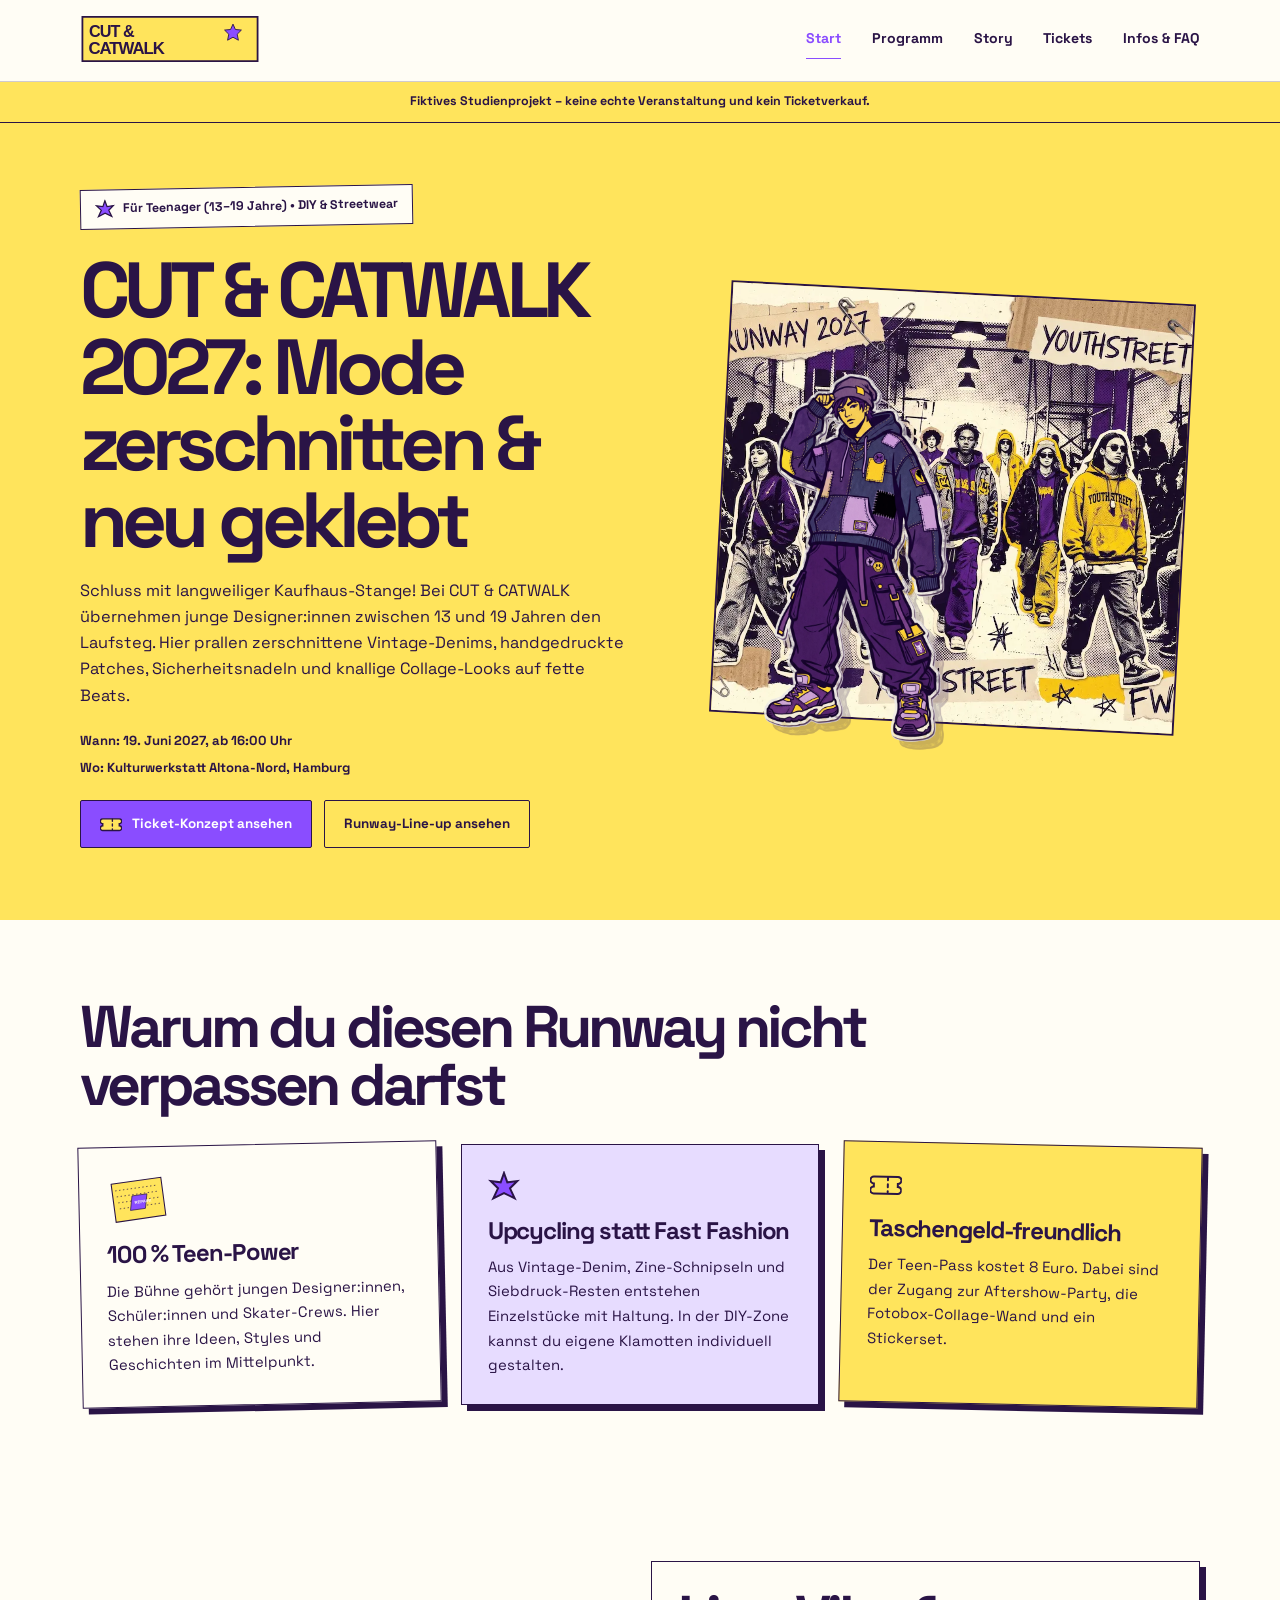
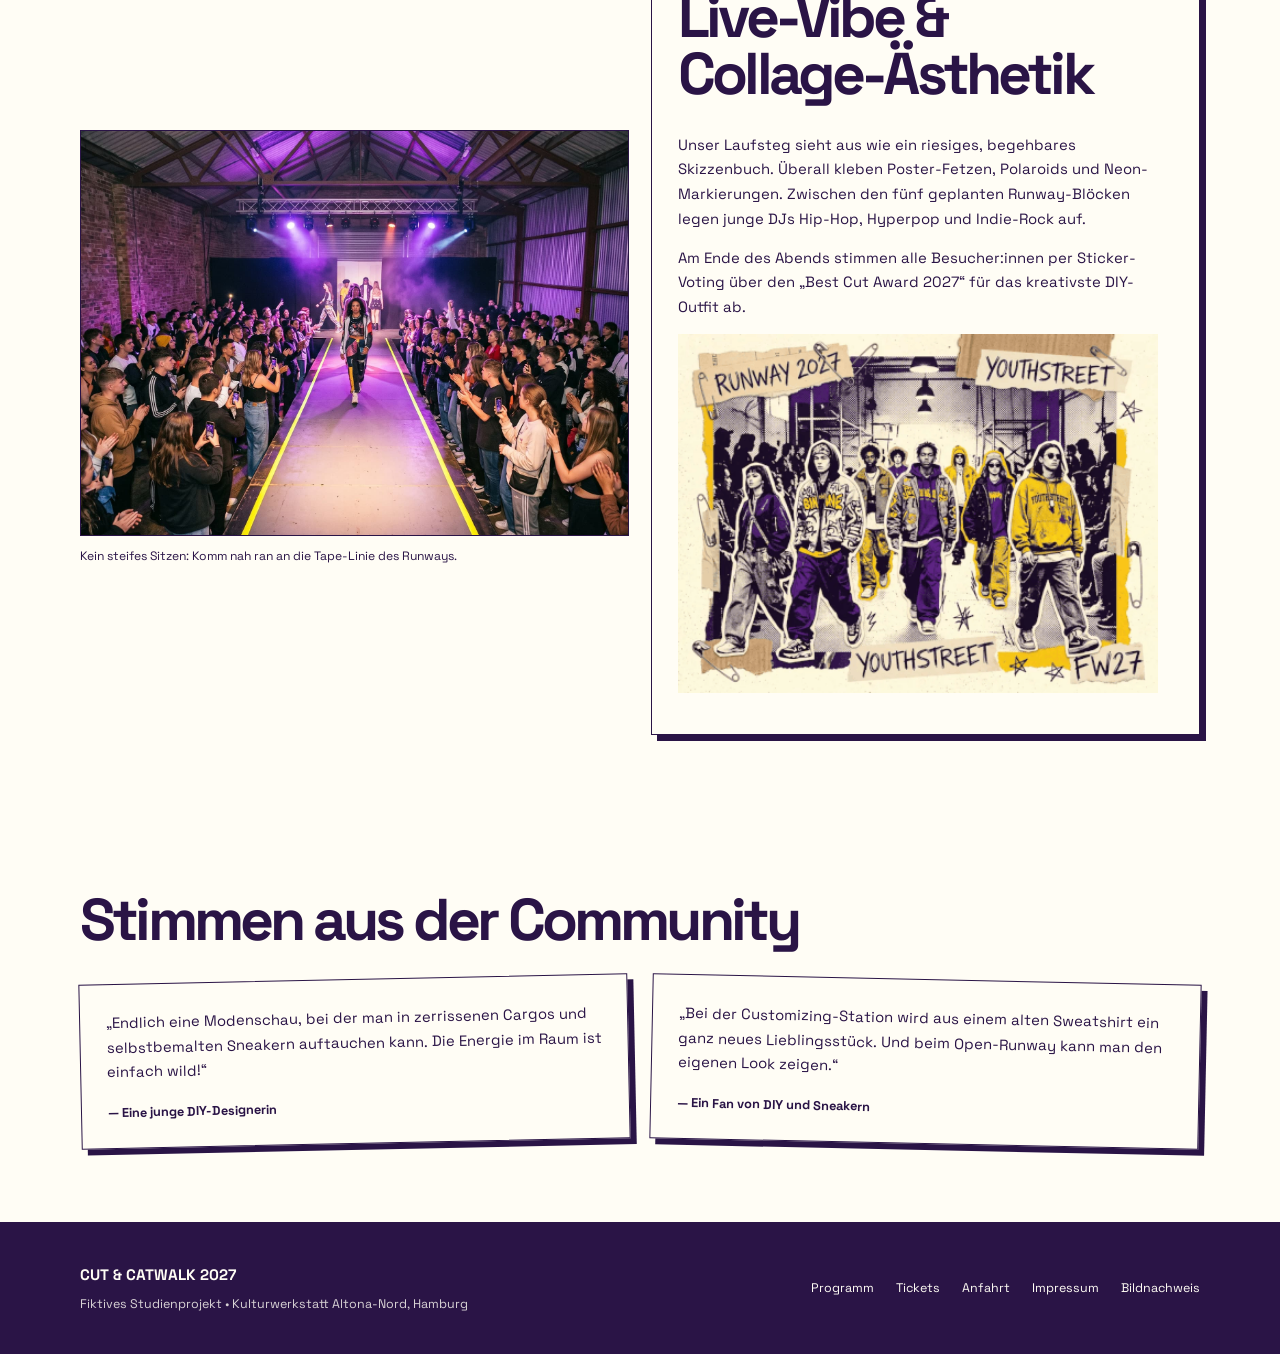
<file: index.html>
<!doctype html>
<html lang="de">
<head>
  <meta charset="UTF-8">
  <meta name="viewport" content="width=device-width, initial-scale=1.0">
  <meta name="theme-color" content="#ffe45c">
  <title>CUT &amp; CATWALK 2027 – Fiktives Streetwear-Modenschau-Konzept</title>
  <meta name="description" content="Fiktives Studienprojekt: Konzept einer Teenager-Modenschau in Hamburg mit Upcycling-Streetwear, Zine-Collage-Style und DIY-Runway.">
  <link rel="icon" href="img/favicon.png" type="image/png">
  <link rel="apple-touch-icon" sizes="180x180" href="img/apple-touch-icon.png">
  <meta property="og:title" content="CUT &amp; CATWALK 2027 – Fiktives Studienprojekt">
  <meta property="og:description" content="Ein fiktives Studienprojekt über Streetwear, Upcycling und junge Designer:innen.">
  <meta property="og:image" content="img/og-image.jpg">
  <link rel="stylesheet" href="css/style.css">
</head>
<body class="home-page">
  <a href="#main-content" class="skip-link">Zum Inhalt springen</a>

  <header class="site-header">
    <div class="container header-inner">
      <a href="index.html" class="brand-logo">
        <img src="img/logo.svg" alt="CUT &amp; CATWALK 2027 Startseite" width="180" height="46">
      </a>
      <nav class="main-nav" aria-label="Hauptnavigation">
        <ul>
          <li><a href="index.html" aria-current="page">Start</a></li>
          <li><a href="programm.html">Programm</a></li>
          <li><a href="story.html">Story</a></li>
          <li><a href="tickets.html">Tickets</a></li>
          <li><a href="infos.html">Infos &amp; FAQ</a></li>
        </ul>
      </nav>
    </div>
  </header>
  <aside class="project-notice" aria-label="Projekt-Hinweis">Fiktives Studienprojekt – keine echte Veranstaltung und kein Ticketverkauf.</aside>

  <main id="main-content">
    <section class="hero">
      <div class="container hero-grid">
        <div class="hero-copy">
          <span class="tape-badge">
            <img src="img/icon-star.svg" alt="" width="20" height="20">
            Für Teenager (13–19 Jahre) • DIY &amp; Streetwear
          </span>
          <h1>CUT &amp; CATWALK 2027: Mode zerschnitten &amp; neu geklebt</h1>
          <p>Schluss mit langweiliger Kaufhaus-Stange! Bei CUT &amp; CATWALK übernehmen junge Designer:innen zwischen 13 und 19 Jahren den Laufsteg. Hier prallen zerschnittene Vintage-Denims, handgedruckte Patches, Sicherheitsnadeln und knallige Collage-Looks auf fette Beats.</p>
          <div class="hero-meta">
            <span>Wann: <time datetime="2027-06-19T16:00">19. Juni 2027, ab 16:00 Uhr</time></span>
            <span>Wo: Kulturwerkstatt Altona-Nord, Hamburg</span>
          </div>
          <div class="hero-actions">
            <a href="tickets.html" class="btn btn--primary">
              <img src="img/icon-ticket.svg" alt="" width="24" height="24">
              Ticket-Konzept ansehen
            </a>
            <a href="programm.html" class="btn btn--secondary">Runway-Line-up ansehen</a>
          </div>
        </div>

        <div class="hero-collage-stack">
          <img src="img/hero-collage.webp" alt="Collage-Szene einer Streetwear-Modenschau mit jungen Models in bunten Patchwork-Outfits" width="800" height="600" class="hero-main-img">
          <img src="img/model-cutout.png" alt="Freigestellte Illustration eines Teenagers in lila und gelber Upcycling-Streetwear" width="1792" height="2400" class="hero-cutout-img">
        </div>
      </div>
    </section>

    <section class="section">
      <div class="container">
        <h2>Warum du diesen Runway nicht verpassen darfst</h2>
        <div class="grid-3">
          <article class="collage-card tilt-left">
            <img src="img/icon-tape.svg" alt="" width="64" height="24">
            <h3>100 % Teen-Power</h3>
            <p>Die Bühne gehört jungen Designer:innen, Schüler:innen und Skater-Crews. Hier stehen ihre Ideen, Styles und Geschichten im Mittelpunkt.</p>
          </article>

          <article class="collage-card collage-card--purple">
            <img src="img/icon-star.svg" alt="" width="32" height="32">
            <h3>Upcycling statt Fast Fashion</h3>
            <p>Aus Vintage-Denim, Zine-Schnipseln und Siebdruck-Resten entstehen Einzelstücke mit Haltung. In der DIY-Zone kannst du eigene Klamotten individuell gestalten.</p>
          </article>

          <article class="collage-card collage-card--yellow tilt-right">
            <img src="img/icon-ticket.svg" alt="" width="32" height="32">
            <h3>Taschengeld-freundlich</h3>
            <p>Der Teen-Pass kostet 8 Euro. Dabei sind der Zugang zur Aftershow-Party, die Fotobox-Collage-Wand und ein Stickerset.</p>
          </article>
        </div>
      </div>
    </section>

    <section class="section">
      <div class="container grid-2">
        <figure>
          <img src="img/runway-stage.jpg" alt="Illustration eines farbenfrohen DIY-Modenschau-Laufstegs" width="900" height="600" loading="lazy">
          <figcaption>Kein steifes Sitzen: Komm nah ran an die Tape-Linie des Runways.</figcaption>
        </figure>

        <div class="collage-card">
          <h2>Live-Vibe &amp; Collage-Ästhetik</h2>
          <p>Unser Laufsteg sieht aus wie ein riesiges, begehbares Skizzenbuch. Überall kleben Poster-Fetzen, Polaroids und Neon-Markierungen. Zwischen den fünf geplanten Runway-Blöcken legen junge DJs Hip-Hop, Hyperpop und Indie-Rock auf.</p>
          <p>Am Ende des Abends stimmen alle Besucher:innen per Sticker-Voting über den „Best Cut Award 2027“ für das kreativste DIY-Outfit ab.</p>
          <img src="img/glitch-catwalk.gif" alt="Animierte Collage-Illustration mit Laufsteg-Szenen" width="480" height="270" loading="lazy">
        </div>
      </div>
    </section>

    <section class="section">
      <div class="container">
        <h2>Stimmen aus der Community</h2>
        <div class="grid-2">
          <blockquote class="collage-card tilt-left">
            <p>„Endlich eine Modenschau, bei der man in zerrissenen Cargos und selbstbemalten Sneakern auftauchen kann. Die Energie im Raum ist einfach wild!“</p>
            <footer><strong>— Eine junge DIY-Designerin</strong></footer>
          </blockquote>

          <blockquote class="collage-card tilt-right">
            <p>„Bei der Customizing-Station wird aus einem alten Sweatshirt ein ganz neues Lieblingsstück. Und beim Open-Runway kann man den eigenen Look zeigen.“</p>
            <footer><strong>— Ein Fan von DIY und Sneakern</strong></footer>
          </blockquote>
        </div>
      </div>
    </section>
  </main>

  <footer class="site-footer">
    <div class="container footer-grid">
      <div>
        <strong>CUT &amp; CATWALK 2027</strong><br>
        <span>Fiktives Studienprojekt • Kulturwerkstatt Altona-Nord, Hamburg</span>
      </div>
      <ul class="footer-links">
        <li><a href="programm.html">Programm</a></li>
        <li><a href="tickets.html">Tickets</a></li>
        <li><a href="infos.html#anfahrt">Anfahrt</a></li>
        <li><a href="infos.html#impressum">Impressum</a></li>
        <li><a href="infos.html#bildnachweis">Bildnachweis</a></li>
      </ul>
    </div>
  </footer>
</body>
</html>
</file>
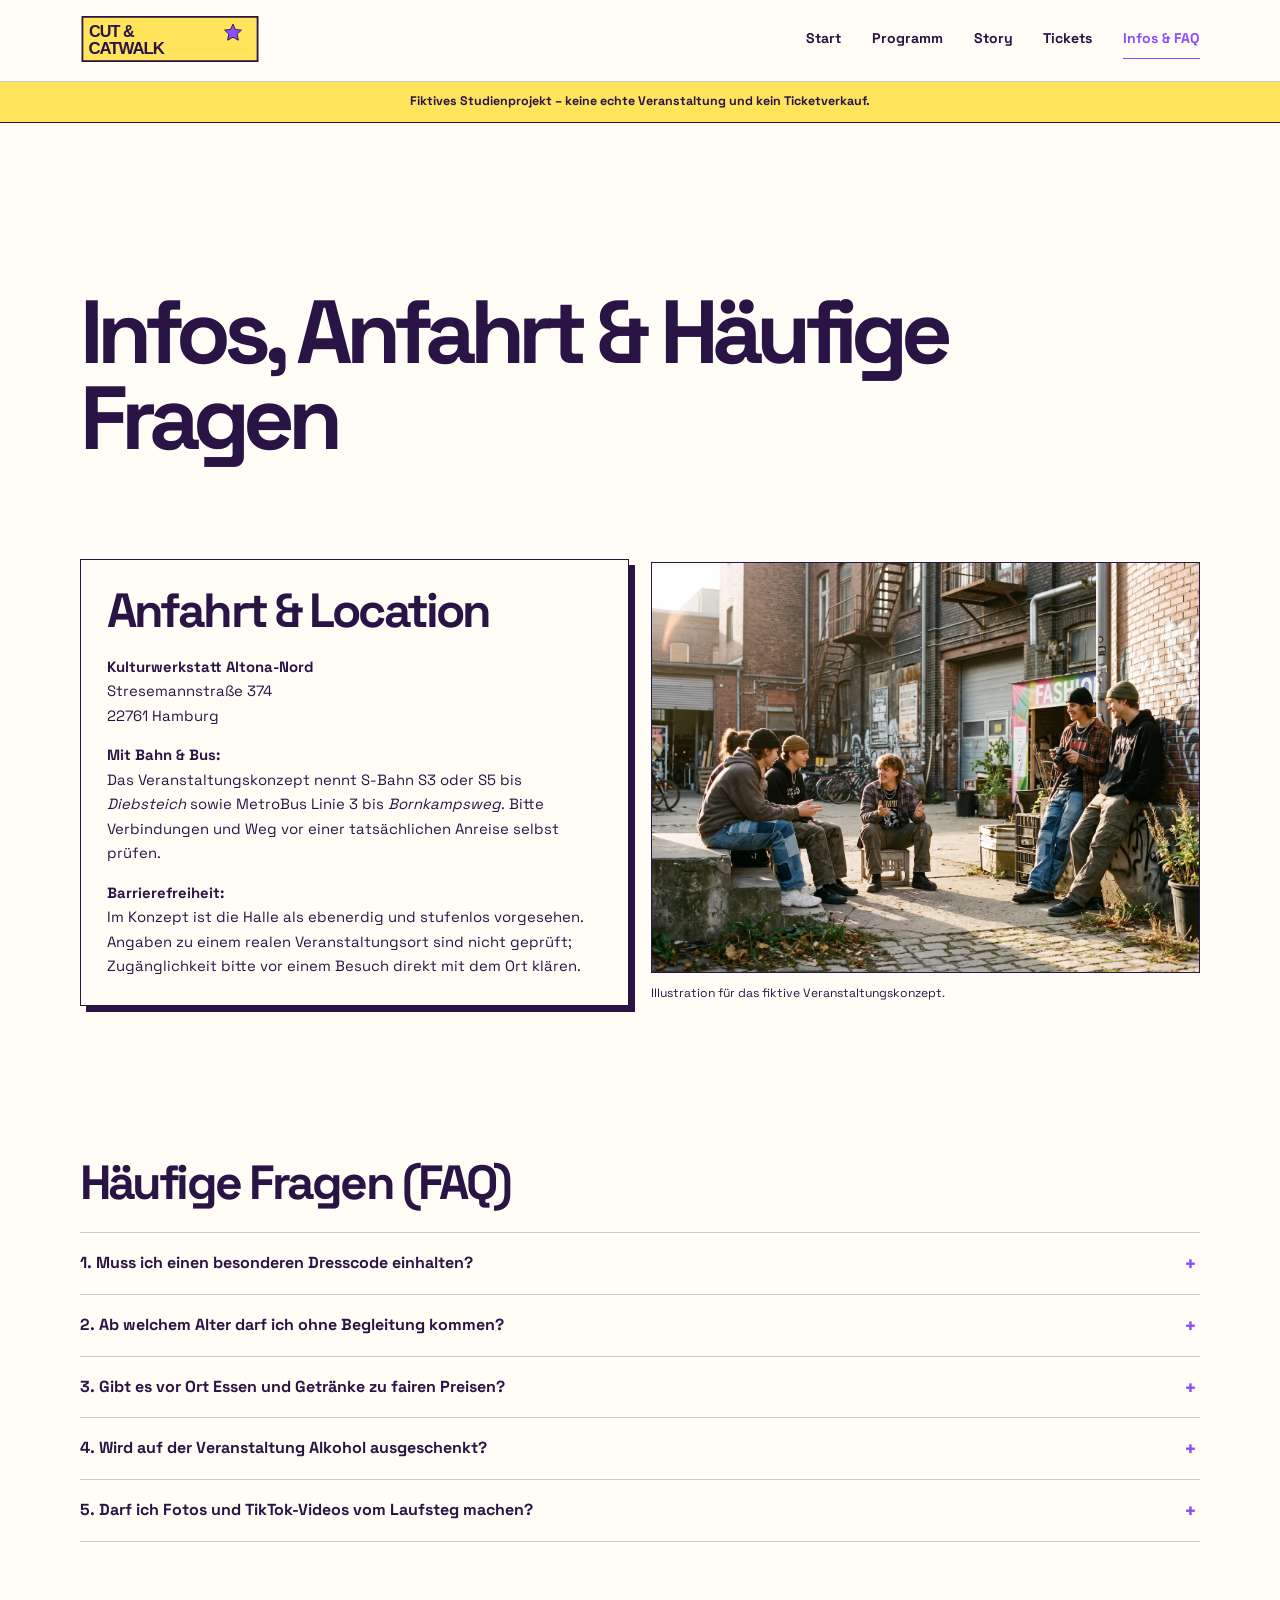
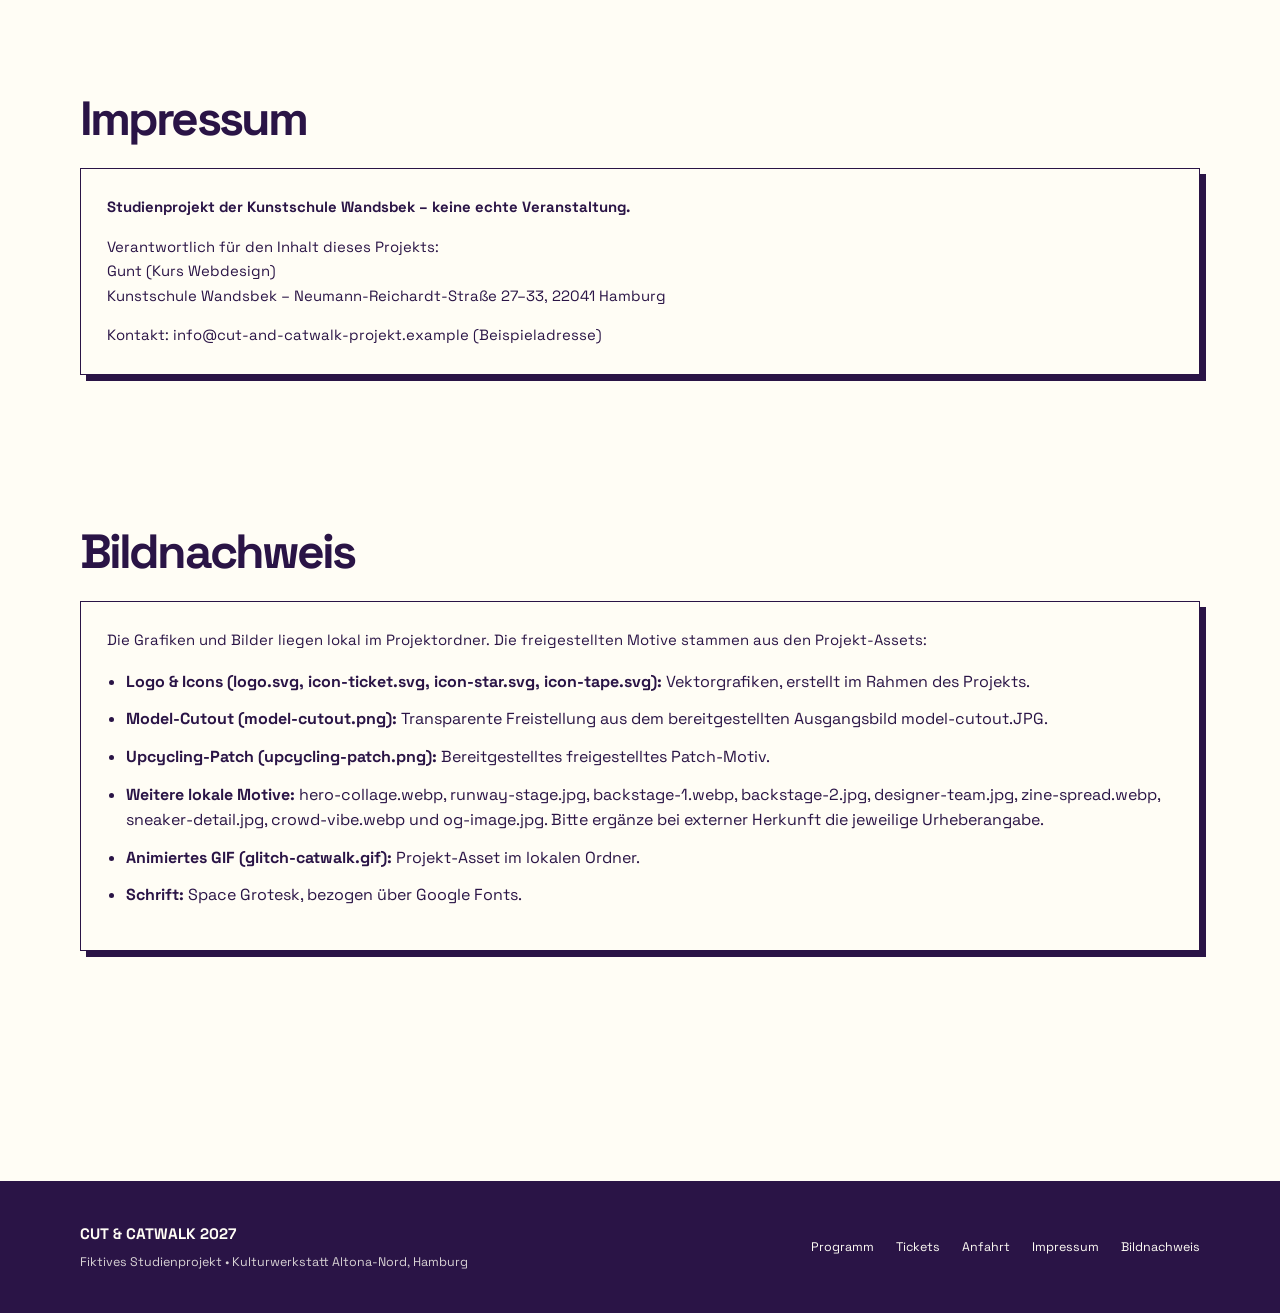
<file: infos.html>
<!DOCTYPE html>
<html lang="de">
<head>
  <meta charset="UTF-8">
  <meta name="viewport" content="width=device-width, initial-scale=1.0">
  <meta name="theme-color" content="#ffe45c">
  <title>Infos, FAQ &amp; Impressum – CUT &amp; CATWALK Studienprojekt</title>
  <meta name="description" content="Infos zur fiktiven CUT &amp; CATWALK 2027 Veranstaltungsidee: Anfahrt, FAQ, Impressum und Bildnachweise.">
  <meta property="og:title" content="Infos, FAQ &amp; Impressum – CUT &amp; CATWALK Studienprojekt">
  <meta property="og:description" content="Alle Infos und Bildnachweise zum fiktiven CUT &amp; CATWALK Studienprojekt.">
  <meta property="og:image" content="img/og-image.jpg">
  <link rel="icon" href="img/favicon.png" type="image/png">
  <link rel="apple-touch-icon" sizes="180x180" href="img/apple-touch-icon.png">
  <link rel="stylesheet" href="css/style.css">
</head>
<body class="info-page">
  <a href="#main-content" class="skip-link">Zum Inhalt springen</a>

  <header class="site-header">
    <div class="container header-inner">
      <a href="index.html" class="brand-logo">
        <img src="img/logo.svg" alt="CUT &amp; CATWALK 2027 Startseite" width="180" height="46">
      </a>
      <nav class="main-nav" aria-label="Hauptnavigation">
        <ul>
          <li><a href="index.html">Start</a></li>
          <li><a href="programm.html">Programm</a></li>
          <li><a href="story.html">Story</a></li>
          <li><a href="tickets.html">Tickets</a></li>
          <li><a href="infos.html" aria-current="page">Infos &amp; FAQ</a></li>
        </ul>
      </nav>
    </div>
  </header>
  <aside class="project-notice" aria-label="Projekt-Hinweis">Fiktives Studienprojekt – keine echte Veranstaltung und kein Ticketverkauf.</aside>

  <main id="main-content" class="section">
    <div class="container">
      <h1>Infos, Anfahrt &amp; Häufige Fragen</h1>

      <section id="anfahrt" class="section grid-2">
        <div class="collage-card">
          <h2>Anfahrt &amp; Location</h2>
          <p><strong>Kulturwerkstatt Altona-Nord</strong><br>
          Stresemannstraße 374<br>
          22761 Hamburg</p>
          <p><strong>Mit Bahn &amp; Bus:</strong><br>
          Das Veranstaltungskonzept nennt S-Bahn S3 oder S5 bis <em>Diebsteich</em> sowie MetroBus Linie 3 bis <em>Bornkampsweg</em>. Bitte Verbindungen und Weg vor einer tatsächlichen Anreise selbst prüfen.</p>
          <p><strong>Barrierefreiheit:</strong><br>
          Im Konzept ist die Halle als ebenerdig und stufenlos vorgesehen. Angaben zu einem realen Veranstaltungsort sind nicht geprüft; Zugänglichkeit bitte vor einem Besuch direkt mit dem Ort klären.</p>
        </div>

        <figure>
          <img src="img/crowd-vibe.webp" alt="Grafische Illustration einer Gruppe junger Festivalbesucher:innen" width="800" height="533" loading="lazy">
          <figcaption>Illustration für das fiktive Veranstaltungskonzept.</figcaption>
        </figure>
      </section>

      <section id="faq" class="section">
        <h2>Häufige Fragen (FAQ)</h2>

        <details>
          <summary>1. Muss ich einen besonderen Dresscode einhalten?</summary>
          <p>Nein! Komm genau so, wie du dich wohlfühlst. Egal ob Baggy-Jeans, selbstbemalte Jacke, Vintage-Kleid oder schlichter Hoodie – je individueller, desto besser.</p>
        </details>

        <details>
          <summary>2. Ab welchem Alter darf ich ohne Begleitung kommen?</summary>
          <p>Das Konzept richtet sich an Jugendliche ab 13 Jahren. Da es keine echte Veranstaltung gibt, sind Einlass-, Begleit- und Jugendschutzregeln nicht festgelegt. Bei einer realen Veranstaltung müssen sie vorab mit dem Veranstalter geklärt und rechtlich geprüft werden.</p>
        </details>

        <details>
          <summary>3. Gibt es vor Ort Essen und Getränke zu fairen Preisen?</summary>
          <p>Im Konzept sind ein veganer Streetfood-Stand, Limonaden und kostenloses Leitungswasser vorgesehen. Diese Angebote gibt es nicht tatsächlich, da es sich um ein Studienprojekt handelt.</p>
        </details>

        <details>
          <summary>4. Wird auf der Veranstaltung Alkohol ausgeschenkt?</summary>
          <p>Das Konzept sieht eine alkoholfreie Jugendveranstaltung mit Limonaden und Eistees vor. Es findet keine Veranstaltung statt.</p>
        </details>

        <details>
          <summary>5. Darf ich Fotos und TikTok-Videos vom Laufsteg machen?</summary>
          <p>Das ist eine fiktive Veranstaltungsidee. Für reale Veranstaltungen müssen Foto- und Filmregeln bekanntgegeben werden. Frag vor Aufnahmen andere Personen um Erlaubnis und veröffentliche insbesondere Bilder Minderjähriger nicht ohne passende Zustimmung.</p>
        </details>
      </section>

      <section id="impressum" class="section">
        <h2>Impressum</h2>
        <div class="collage-card">
          <p><strong>Studienprojekt der Kunstschule Wandsbek – keine echte Veranstaltung.</strong></p>
          <p>Verantwortlich für den Inhalt dieses Projekts:<br>
          Gunt (Kurs Webdesign)<br>
          Kunstschule Wandsbek – Neumann-Reichardt-Straße 27–33, 22041 Hamburg</p>
          <p>Kontakt: <a href="mailto:info@cut-and-catwalk-projekt.example">info@cut-and-catwalk-projekt.example</a> (Beispieladresse)</p>
        </div>
      </section>

      <section id="bildnachweis" class="section">
        <h2>Bildnachweis</h2>
        <div class="collage-card">
          <p>Die Grafiken und Bilder liegen lokal im Projektordner. Die freigestellten Motive stammen aus den Projekt-Assets:</p>
          <ul>
            <li><strong>Logo &amp; Icons (logo.svg, icon-ticket.svg, icon-star.svg, icon-tape.svg):</strong> Vektorgrafiken, erstellt im Rahmen des Projekts.</li>
            <li><strong>Model-Cutout (model-cutout.png):</strong> Transparente Freistellung aus dem bereitgestellten Ausgangsbild model-cutout.JPG.</li>
            <li><strong>Upcycling-Patch (upcycling-patch.png):</strong> Bereitgestelltes freigestelltes Patch-Motiv.</li>
            <li><strong>Weitere lokale Motive:</strong> hero-collage.webp, runway-stage.jpg, backstage-1.webp, backstage-2.jpg, designer-team.jpg, zine-spread.webp, sneaker-detail.jpg, crowd-vibe.webp und og-image.jpg. Bitte ergänze bei externer Herkunft die jeweilige Urheberangabe.</li>
            <li><strong>Animiertes GIF (glitch-catwalk.gif):</strong> Projekt-Asset im lokalen Ordner.</li>
            <li><strong>Schrift:</strong> Space Grotesk, bezogen über Google Fonts.</li>
          </ul>
        </div>
      </section>
    </div>
  </main>

  <footer class="site-footer">
    <div class="container footer-grid">
      <div>
        <strong>CUT &amp; CATWALK 2027</strong><br>
        <span>Fiktives Studienprojekt • Kulturwerkstatt Altona-Nord, Hamburg</span>
      </div>
      <ul class="footer-links">
        <li><a href="programm.html">Programm</a></li>
        <li><a href="tickets.html">Tickets</a></li>
        <li><a href="infos.html#anfahrt">Anfahrt</a></li>
        <li><a href="infos.html#impressum">Impressum</a></li>
        <li><a href="infos.html#bildnachweis">Bildnachweis</a></li>
      </ul>
    </div>
  </footer>
</body>
</html>
</file>
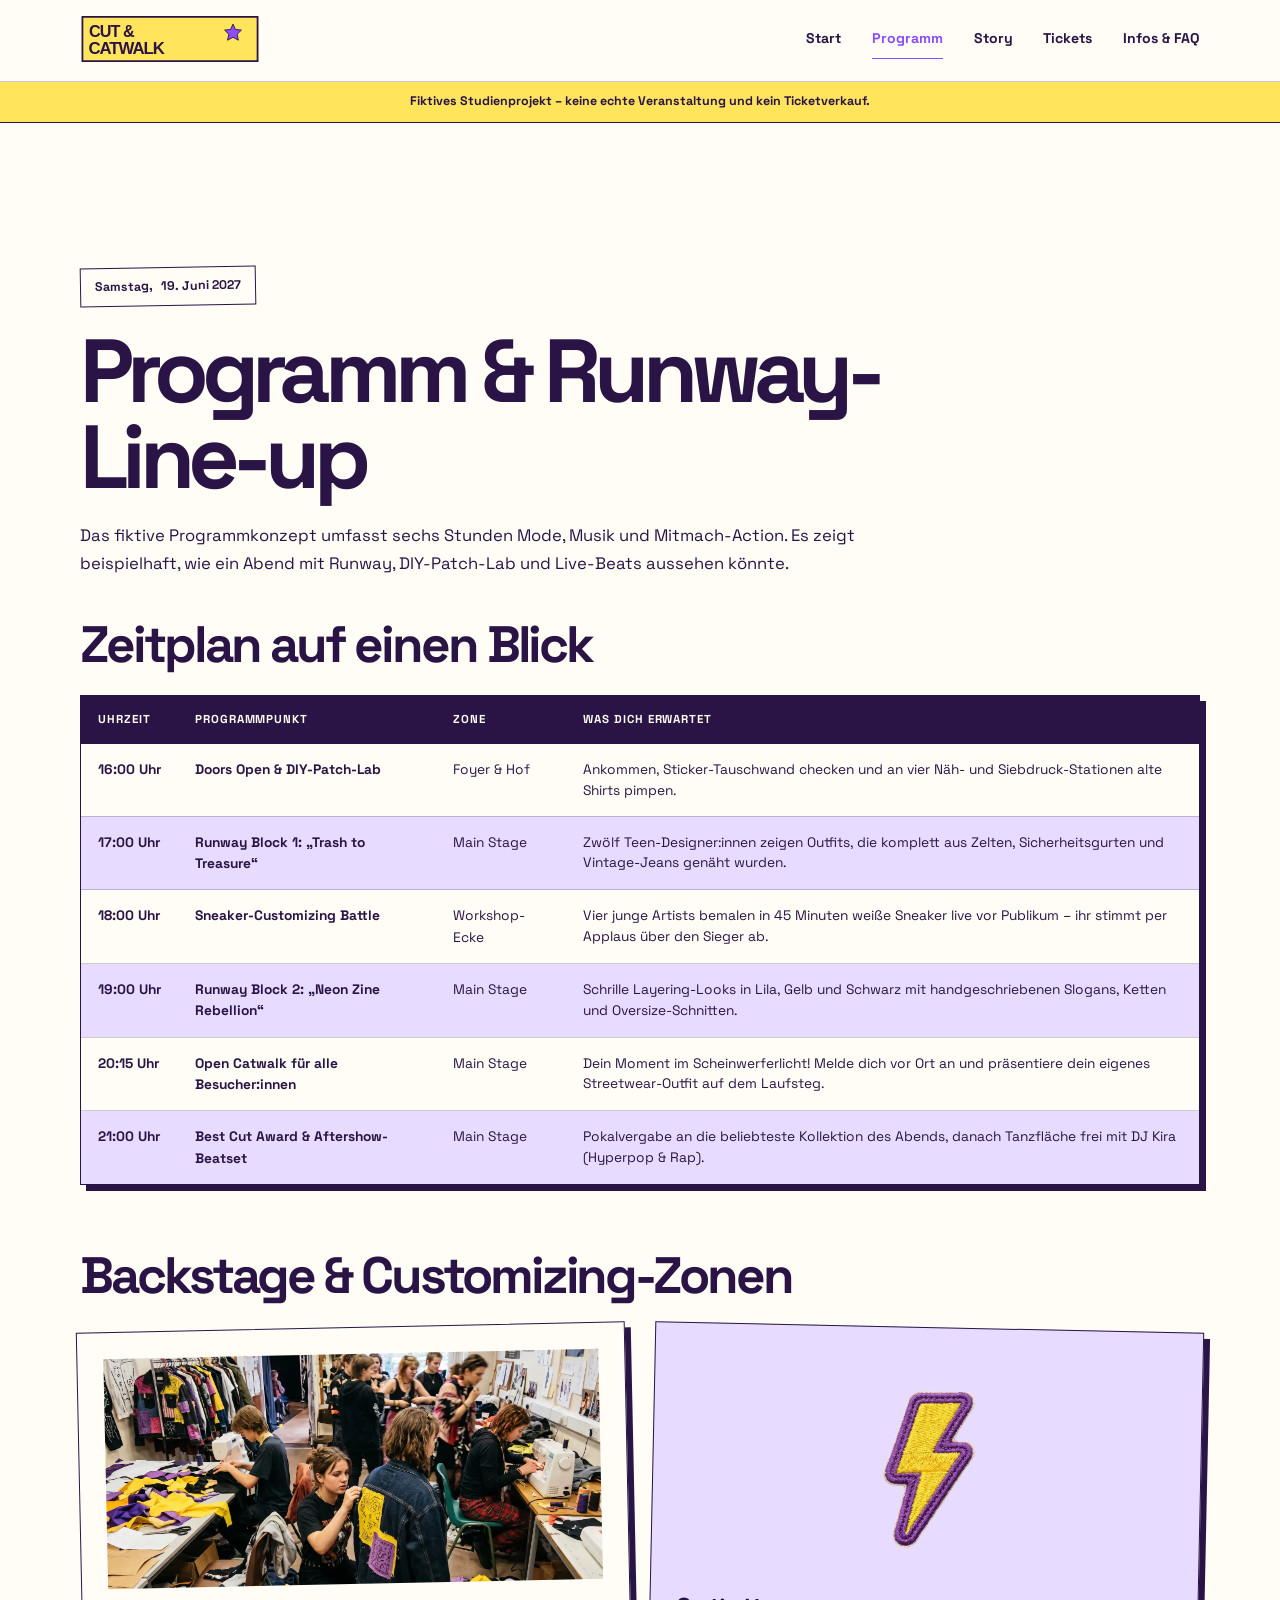
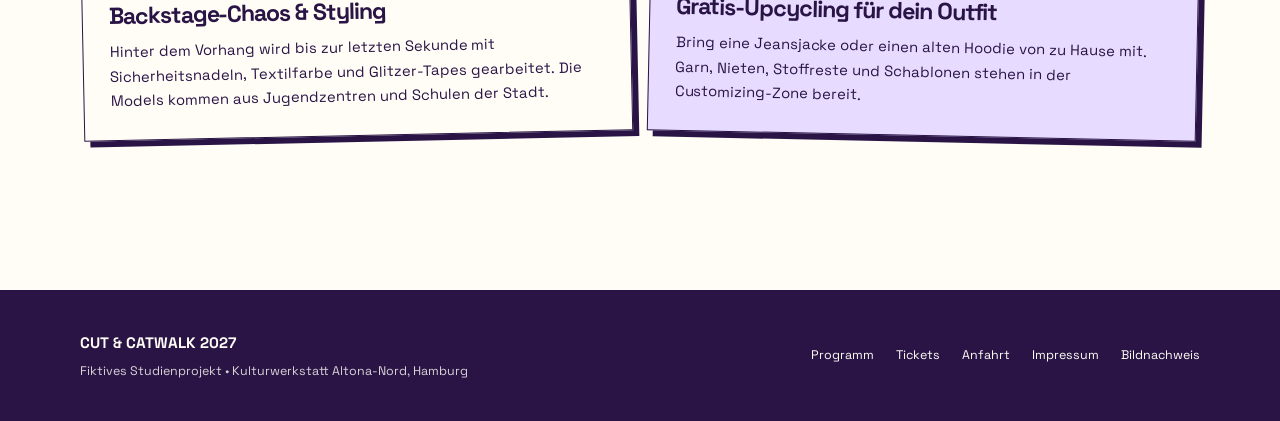
<file: programm.html>
<!doctype html>
<html lang="de">
<head>
  <meta charset="UTF-8">
  <meta name="viewport" content="width=device-width, initial-scale=1.0">
  <meta name="theme-color" content="#ffe45c">
  <title>Programmkonzept &amp; Runway-Zeiten – CUT &amp; CATWALK 2027</title>
  <meta name="description" content="Fiktives Programmkonzept für CUT &amp; CATWALK: Runway-Zeiten, DIY-Workshops und DJ-Sets für den 19. Juni 2027.">
  <meta property="og:title" content="Programmkonzept – CUT &amp; CATWALK 2027">
  <meta property="og:description" content="Ein fiktives Studienprojekt mit Runway, DIY-Patch-Lab und Live-Beats.">
  <meta property="og:image" content="img/og-image.jpg">
  <link rel="icon" href="img/favicon.png" type="image/png">
  <link rel="apple-touch-icon" sizes="180x180" href="img/apple-touch-icon.png">
  <link rel="stylesheet" href="css/style.css">
</head>
<body class="program-page">
  <a href="#main-content" class="skip-link">Zum Inhalt springen</a>

  <header class="site-header">
    <div class="container header-inner">
      <a href="index.html" class="brand-logo">
        <img src="img/logo.svg" alt="CUT &amp; CATWALK 2027 Startseite" width="180" height="46">
      </a>
      <nav class="main-nav" aria-label="Hauptnavigation">
        <ul>
          <li><a href="index.html">Start</a></li>
          <li><a href="programm.html" aria-current="page">Programm</a></li>
          <li><a href="story.html">Story</a></li>
          <li><a href="tickets.html">Tickets</a></li>
          <li><a href="infos.html">Infos &amp; FAQ</a></li>
        </ul>
      </nav>
    </div>
  </header>
  <aside class="project-notice" aria-label="Projekt-Hinweis">Fiktives Studienprojekt – keine echte Veranstaltung und kein Ticketverkauf.</aside>

  <main id="main-content" class="section">
    <div class="container">
      <span class="tape-badge">Samstag, <time datetime="2027-06-19">19. Juni 2027</time></span>
      <h1>Programm &amp; Runway-Line-up</h1>
      <p class="program-intro">Das fiktive Programmkonzept umfasst sechs Stunden Mode, Musik und Mitmach-Action. Es zeigt beispielhaft, wie ein Abend mit Runway, DIY-Patch-Lab und Live-Beats aussehen könnte.</p>

      <h2>Zeitplan auf einen Blick</h2>
      <div class="table-wrap" role="region" aria-label="Zeitplan am Samstag, 19. Juni 2027" tabindex="0">
        <table>
          <thead>
            <tr>
              <th scope="col">Uhrzeit</th>
              <th scope="col">Programmpunkt</th>
              <th scope="col">Zone</th>
              <th scope="col">Was dich erwartet</th>
            </tr>
          </thead>
          <tbody>
            <tr>
              <td><time datetime="2027-06-19T16:00:00+02:00">16:00 Uhr</time></td>
              <td><strong>Doors Open &amp; DIY-Patch-Lab</strong></td>
              <td>Foyer &amp; Hof</td>
              <td>Ankommen, Sticker-Tauschwand checken und an vier Näh- und Siebdruck-Stationen alte Shirts pimpen.</td>
            </tr>
            <tr>
              <td><time datetime="2027-06-19T17:00:00+02:00">17:00 Uhr</time></td>
              <td><strong>Runway Block 1: „Trash to Treasure“</strong></td>
              <td>Main Stage</td>
              <td>Zwölf Teen-Designer:innen zeigen Outfits, die komplett aus Zelten, Sicherheitsgurten und Vintage-Jeans genäht wurden.</td>
            </tr>
            <tr>
              <td><time datetime="2027-06-19T18:00:00+02:00">18:00 Uhr</time></td>
              <td><strong>Sneaker-Customizing Battle</strong></td>
              <td>Workshop-Ecke</td>
              <td>Vier junge Artists bemalen in 45 Minuten weiße Sneaker live vor Publikum – ihr stimmt per Applaus über den Sieger ab.</td>
            </tr>
            <tr>
              <td><time datetime="2027-06-19T19:00:00+02:00">19:00 Uhr</time></td>
              <td><strong>Runway Block 2: „Neon Zine Rebellion“</strong></td>
              <td>Main Stage</td>
              <td>Schrille Layering-Looks in Lila, Gelb und Schwarz mit handgeschriebenen Slogans, Ketten und Oversize-Schnitten.</td>
            </tr>
            <tr>
              <td><time datetime="2027-06-19T20:15:00+02:00">20:15 Uhr</time></td>
              <td><strong>Open Catwalk für alle Besucher:innen</strong></td>
              <td>Main Stage</td>
              <td>Dein Moment im Scheinwerferlicht! Melde dich vor Ort an und präsentiere dein eigenes Streetwear-Outfit auf dem Laufsteg.</td>
            </tr>
            <tr>
              <td><time datetime="2027-06-19T21:00:00+02:00">21:00 Uhr</time></td>
              <td><strong>Best Cut Award &amp; Aftershow-Beatset</strong></td>
              <td>Main Stage</td>
              <td>Pokalvergabe an die beliebteste Kollektion des Abends, danach Tanzfläche frei mit DJ Kira (Hyperpop &amp; Rap).</td>
            </tr>
          </tbody>
        </table>
      </div>

      <section class="section program-zones">
        <h2>Backstage &amp; Customizing-Zonen</h2>
        <div class="grid-2">
          <article class="collage-card tilt-left">
            <img src="img/backstage-1.webp" alt="Grafische Illustration junger Models mit bunten Jacken hinter der Bühne" width="800" height="533" loading="lazy">
            <h3>Backstage-Chaos &amp; Styling</h3>
            <p>Hinter dem Vorhang wird bis zur letzten Sekunde mit Sicherheitsnadeln, Textilfarbe und Glitzer-Tapes gearbeitet. Die Models kommen aus Jugendzentren und Schulen der Stadt.</p>
          </article>
          <article class="collage-card collage-card--purple tilt-right">
            <img src="img/upcycling-patch.png" alt="Freigestellter, gestickter Blitz-Patch mit lila Umrandung" width="400" height="400" loading="lazy">
            <h3>Gratis-Upcycling für dein Outfit</h3>
            <p>Bring eine Jeansjacke oder einen alten Hoodie von zu Hause mit. Garn, Nieten, Stoffreste und Schablonen stehen in der Customizing-Zone bereit.</p>
          </article>
        </div>
      </section>
    </div>
  </main>

  <footer class="site-footer">
    <div class="container footer-grid">
      <div>
        <strong>CUT &amp; CATWALK 2027</strong><br>
        <span>Fiktives Studienprojekt • Kulturwerkstatt Altona-Nord, Hamburg</span>
      </div>
      <ul class="footer-links">
        <li><a href="programm.html">Programm</a></li>
        <li><a href="tickets.html">Tickets</a></li>
        <li><a href="infos.html#anfahrt">Anfahrt</a></li>
        <li><a href="infos.html#impressum">Impressum</a></li>
        <li><a href="infos.html#bildnachweis">Bildnachweis</a></li>
      </ul>
    </div>
  </footer>
</body>
</html>
</file>
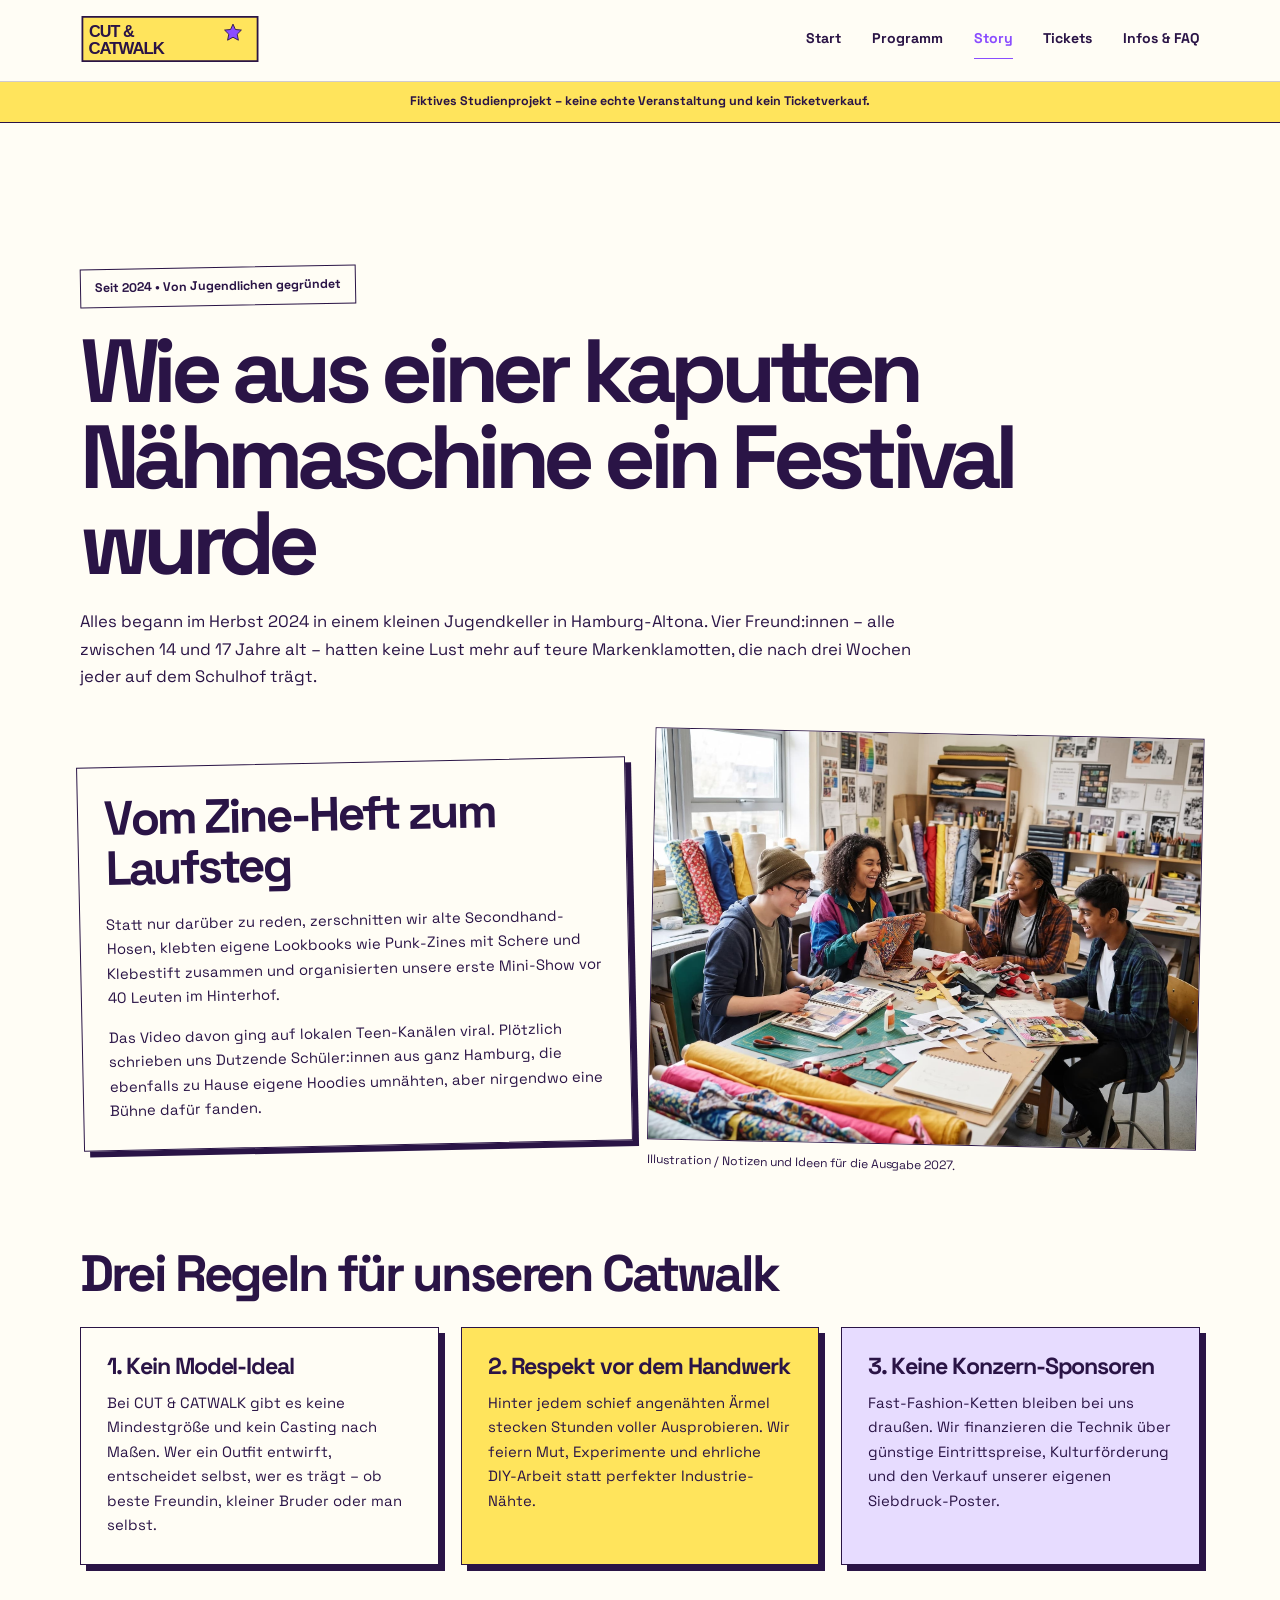
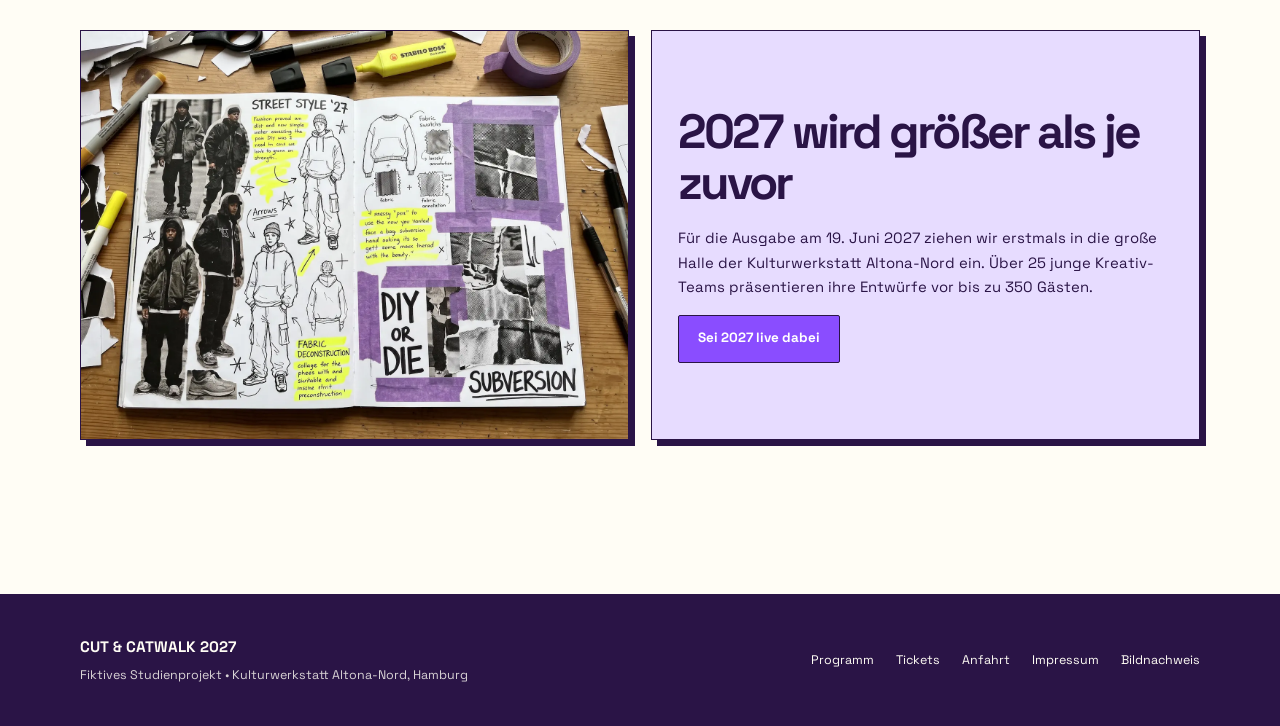
<file: story.html>
<!doctype html>
<html lang="de">
<head>
  <meta charset="UTF-8">
  <meta name="viewport" content="width=device-width, initial-scale=1.0">
  <meta name="theme-color" content="#ffe45c">
  <title>Unsere Story – Fiktives CUT &amp; CATWALK Studienprojekt</title>
  <meta name="description" content="Die fiktive Entstehungsgeschichte des CUT &amp; CATWALK Studienprojekts für eine Teenager-Modenschau in Hamburg.">
  <meta property="og:title" content="Unsere Story – CUT &amp; CATWALK Studienprojekt">
  <meta property="og:description" content="Ein Studienprojekt über Upcycling, Streetwear und eine Bühne für junge Kreative.">
  <meta property="og:image" content="img/og-image.jpg">
  <link rel="icon" href="img/favicon.png" type="image/png">
  <link rel="apple-touch-icon" sizes="180x180" href="img/apple-touch-icon.png">
  <link rel="stylesheet" href="css/style.css">
</head>
<body class="story-page">
  <a href="#main-content" class="skip-link">Zum Inhalt springen</a>

  <header class="site-header">
    <div class="container header-inner">
      <a href="index.html" class="brand-logo">
        <img src="img/logo.svg" alt="CUT &amp; CATWALK 2027 Startseite" width="180" height="46">
      </a>
      <nav class="main-nav" aria-label="Hauptnavigation">
        <ul>
          <li><a href="index.html">Start</a></li>
          <li><a href="programm.html">Programm</a></li>
          <li><a href="story.html" aria-current="page">Story</a></li>
          <li><a href="tickets.html">Tickets</a></li>
          <li><a href="infos.html">Infos &amp; FAQ</a></li>
        </ul>
      </nav>
    </div>
  </header>
  <aside class="project-notice" aria-label="Projekt-Hinweis">Fiktives Studienprojekt – keine echte Veranstaltung und kein Ticketverkauf.</aside>

  <main id="main-content" class="section">
    <div class="container">
      <span class="tape-badge">Seit 2024 • Von Jugendlichen gegründet</span>
      <h1>Wie aus einer kaputten Nähmaschine ein Festival wurde</h1>
      <p class="story-intro">Alles begann im Herbst 2024 in einem kleinen Jugendkeller in Hamburg-Altona. Vier Freund:innen – alle zwischen 14 und 17 Jahre alt – hatten keine Lust mehr auf teure Markenklamotten, die nach drei Wochen jeder auf dem Schulhof trägt.</p>

      <div class="grid-2 story-origin">
        <article class="collage-card tilt-left">
          <h2>Vom Zine-Heft zum Laufsteg</h2>
          <p>Statt nur darüber zu reden, zerschnitten wir alte Secondhand-Hosen, klebten eigene Lookbooks wie Punk-Zines mit Schere und Klebestift zusammen und organisierten unsere erste Mini-Show vor 40 Leuten im Hinterhof.</p>
          <p>Das Video davon ging auf lokalen Teen-Kanälen viral. Plötzlich schrieben uns Dutzende Schüler:innen aus ganz Hamburg, die ebenfalls zu Hause eigene Hoodies umnähten, aber nirgendwo eine Bühne dafür fanden.</p>
        </article>

        <figure class="tilt-right">
          <img src="img/designer-team.jpg" alt="Grafische Illustration junger Menschen in Streetwear" width="800" height="600" loading="lazy">
          <figcaption>Illustration / Notizen und Ideen für die Ausgabe 2027.</figcaption>
        </figure>
      </div>

      <section class="section story-rules">
        <h2>Drei Regeln für unseren Catwalk</h2>
        <div class="grid-3">
          <article class="collage-card">
            <h3>1. Kein Model-Ideal</h3>
            <p>Bei CUT &amp; CATWALK gibt es keine Mindestgröße und kein Casting nach Maßen. Wer ein Outfit entwirft, entscheidet selbst, wer es trägt – ob beste Freundin, kleiner Bruder oder man selbst.</p>
          </article>

          <article class="collage-card collage-card--yellow">
            <h3>2. Respekt vor dem Handwerk</h3>
            <p>Hinter jedem schief angenähten Ärmel stecken Stunden voller Ausprobieren. Wir feiern Mut, Experimente und ehrliche DIY-Arbeit statt perfekter Industrie-Nähte.</p>
          </article>

          <article class="collage-card collage-card--purple">
            <h3>3. Keine Konzern-Sponsoren</h3>
            <p>Fast-Fashion-Ketten bleiben bei uns draußen. Wir finanzieren die Technik über günstige Eintrittspreise, Kulturförderung und den Verkauf unserer eigenen Siebdruck-Poster.</p>
          </article>
        </div>
      </section>

      <section class="grid-2 story-2027">
        <img src="img/zine-spread.webp" alt="Grafische Illustration eines DIY-Zines mit Mode- und Collage-Motiven" width="800" height="533" loading="lazy" class="collage-card">
        <div class="collage-card collage-card--purple">
          <h2>2027 wird größer als je zuvor</h2>
          <p>Für die Ausgabe am <time datetime="2027-06-19">19. Juni 2027</time> ziehen wir erstmals in die große Halle der Kulturwerkstatt Altona-Nord ein. Über 25 junge Kreativ-Teams präsentieren ihre Entwürfe vor bis zu 350 Gästen.</p>
          <a href="tickets.html" class="btn btn--primary">Sei 2027 live dabei</a>
        </div>
      </section>
    </div>
  </main>

  <footer class="site-footer">
    <div class="container footer-grid">
      <div>
        <strong>CUT &amp; CATWALK 2027</strong><br>
        <span>Fiktives Studienprojekt • Kulturwerkstatt Altona-Nord, Hamburg</span>
      </div>
      <ul class="footer-links">
        <li><a href="programm.html">Programm</a></li>
        <li><a href="tickets.html">Tickets</a></li>
        <li><a href="infos.html#anfahrt">Anfahrt</a></li>
        <li><a href="infos.html#impressum">Impressum</a></li>
        <li><a href="infos.html#bildnachweis">Bildnachweis</a></li>
      </ul>
    </div>
  </footer>
</body>
</html>
</file>
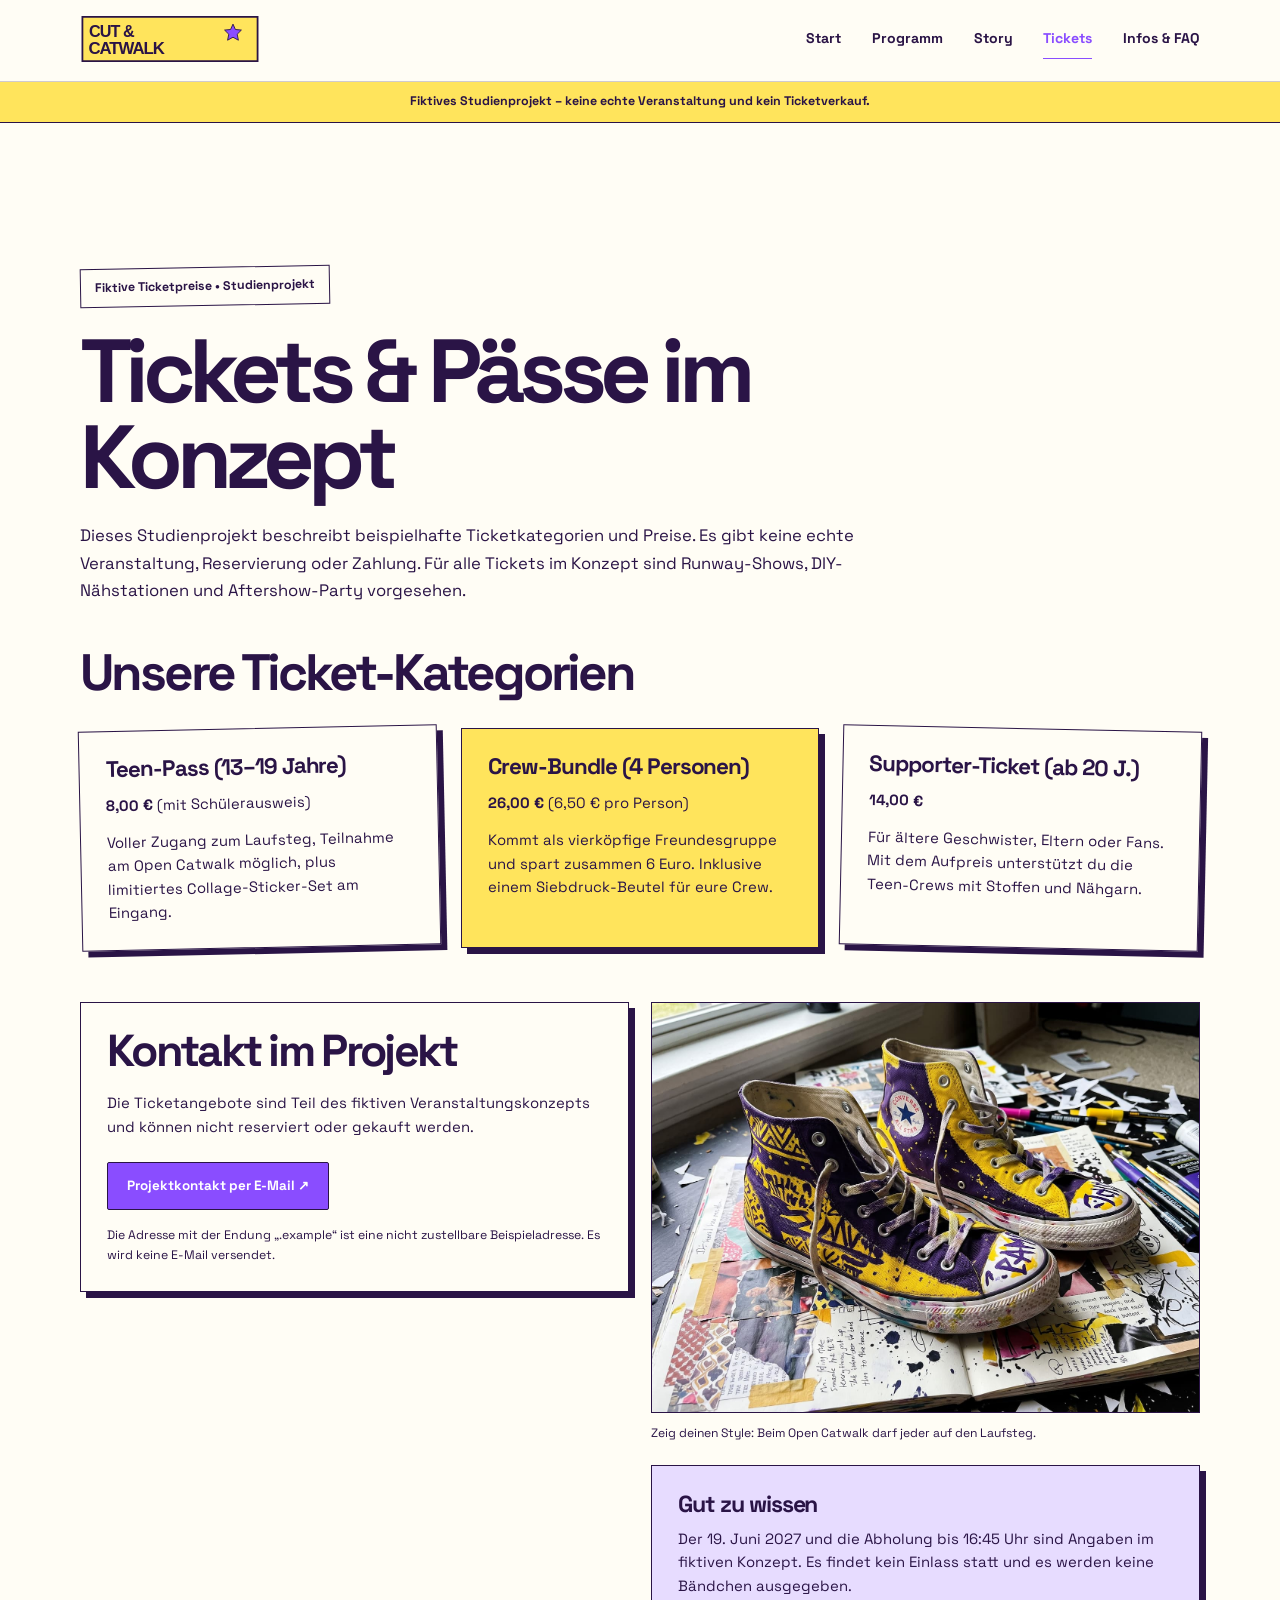
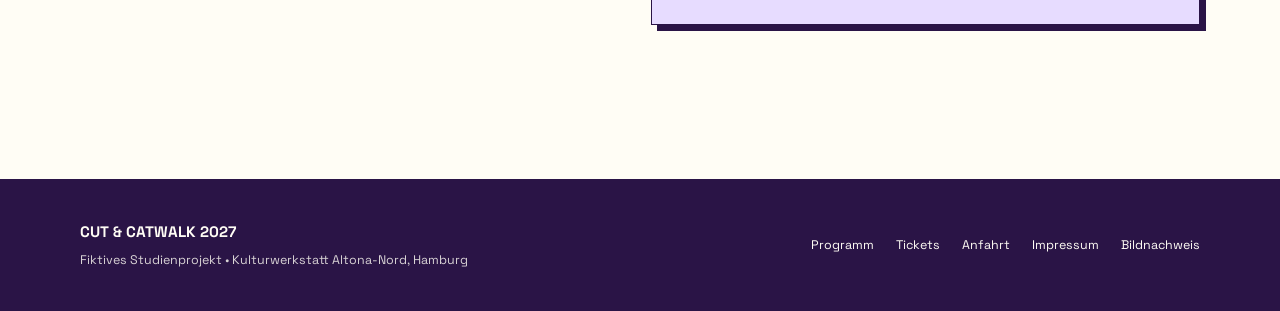
<file: tickets.html>
<!DOCTYPE html>
<html lang="de">
<head>
  <meta charset="UTF-8">
  <meta name="viewport" content="width=device-width, initial-scale=1.0">
  <meta name="theme-color" content="#ffe45c">
  <title>Ticket-Konzept – CUT &amp; CATWALK 2027</title>
  <meta name="description" content="Fiktives Ticketkonzept für CUT &amp; CATWALK 2027: Teen-Pass, Crew-Bundle und Supporter-Ticket. Kein echter Ticketverkauf.">
  <meta property="og:title" content="Ticket-Konzept – CUT &amp; CATWALK 2027">
  <meta property="og:description" content="Fiktive Ticketkategorien für ein Studienprojekt. Kein echter Ticketverkauf.">
  <meta property="og:image" content="img/og-image.jpg">
  <link rel="icon" href="img/favicon.png" type="image/png">
  <link rel="apple-touch-icon" sizes="180x180" href="img/apple-touch-icon.png">
  <link rel="stylesheet" href="css/style.css">
</head>
<body class="ticket-page">
  <a href="#main-content" class="skip-link">Zum Inhalt springen</a>

  <header class="site-header">
    <div class="container header-inner">
      <a href="index.html" class="brand-logo">
        <img src="img/logo.svg" alt="CUT &amp; CATWALK 2027 Startseite" width="180" height="46">
      </a>
      <nav class="main-nav" aria-label="Hauptnavigation">
        <ul>
          <li><a href="index.html">Start</a></li>
          <li><a href="programm.html">Programm</a></li>
          <li><a href="story.html">Story</a></li>
          <li><a href="tickets.html" aria-current="page">Tickets</a></li>
          <li><a href="infos.html">Infos &amp; FAQ</a></li>
        </ul>
      </nav>
    </div>
  </header>
  <aside class="project-notice" aria-label="Projekt-Hinweis">Fiktives Studienprojekt – keine echte Veranstaltung und kein Ticketverkauf.</aside>

  <main id="main-content" class="section">
    <div class="container">
      <span class="tape-badge">Fiktive Ticketpreise • Studienprojekt</span>
      <h1>Tickets &amp; Pässe im Konzept</h1>
      <p class="ticket-intro">Dieses Studienprojekt beschreibt beispielhafte Ticketkategorien und Preise. Es gibt keine echte Veranstaltung, Reservierung oder Zahlung. Für alle Tickets im Konzept sind Runway-Shows, DIY-Nähstationen und Aftershow-Party vorgesehen.</p>

      <h2>Unsere Ticket-Kategorien</h2>
      <div class="grid-3 ticket-categories">
        <article class="collage-card tilt-left">
          <h3>Teen-Pass (13–19 Jahre)</h3>
          <p><strong>8,00 €</strong> (mit Schülerausweis)</p>
          <p>Voller Zugang zum Laufsteg, Teilnahme am Open Catwalk möglich, plus limitiertes Collage-Sticker-Set am Eingang.</p>
        </article>

        <article class="collage-card collage-card--yellow">
          <h3>Crew-Bundle (4 Personen)</h3>
          <p><strong>26,00 €</strong> (6,50 € pro Person)</p>
          <p>Kommt als vierköpfige Freundesgruppe und spart zusammen 6 Euro. Inklusive einem Siebdruck-Beutel für eure Crew.</p>
        </article>

        <article class="collage-card tilt-right">
          <h3>Supporter-Ticket (ab 20 J.)</h3>
          <p><strong>14,00 €</strong></p>
          <p>Für ältere Geschwister, Eltern oder Fans. Mit dem Aufpreis unterstützt du die Teen-Crews mit Stoffen und Nähgarn.</p>
        </article>
      </div>

      <div class="grid-2 ticket-booking">
        <section class="collage-card ticket-email-card">
          <h2>Kontakt im Projekt</h2>
          <p>Die Ticketangebote sind Teil des fiktiven Veranstaltungskonzepts und können nicht reserviert oder gekauft werden.</p>
          <a class="btn btn--primary" href="mailto:info@cut-and-catwalk-projekt.example?subject=Frage%20zum%20Studienprojekt">Projektkontakt per E-Mail ↗</a>
          <p class="ticket-email-note">Die Adresse mit der Endung „.example“ ist eine nicht zustellbare Beispieladresse. Es wird keine E-Mail versendet.</p>
        </section>

        <div class="ticket-side">
          <figure>
            <img src="img/sneaker-detail.jpg" alt="Grafische Illustration eines selbst gestalteten Sneakers" width="800" height="600" loading="lazy">
            <figcaption>Zeig deinen Style: Beim Open Catwalk darf jeder auf den Laufsteg.</figcaption>
          </figure>

          <div id="bestaetigung" class="collage-card collage-card--purple ticket-confirmation">
            <h3>Gut zu wissen</h3>
            <p>Der <time datetime="2027-06-19">19. Juni 2027</time> und die Abholung bis 16:45 Uhr sind Angaben im fiktiven Konzept. Es findet kein Einlass statt und es werden keine Bändchen ausgegeben.</p>
          </div>
        </div>
      </div>
    </div>
  </main>

  <footer class="site-footer">
    <div class="container footer-grid">
      <div>
        <strong>CUT &amp; CATWALK 2027</strong><br>
        <span>Fiktives Studienprojekt • Kulturwerkstatt Altona-Nord, Hamburg</span>
      </div>
      <ul class="footer-links">
        <li><a href="programm.html">Programm</a></li>
        <li><a href="tickets.html">Tickets</a></li>
        <li><a href="infos.html#anfahrt">Anfahrt</a></li>
        <li><a href="infos.html#impressum">Impressum</a></li>
        <li><a href="infos.html#bildnachweis">Bildnachweis</a></li>
      </ul>
    </div>
  </footer>
</body>
</html>
</file>
<file: css/style.css>
@font-face {
  font-family: "Space Grotesk";
  src: url("../fonts/space-grotesk-v16-latin-regular.woff2") format("woff2");
  font-style: normal;
  font-weight: 400 700;
  font-display: swap;
}

:root {
  color-scheme: light;
  --ink: #2a1446;
  --paper: #fffdf5;
  --yellow: #ffe45c;
  --purple: #8a4dff;
  --lavender: #e7dcff;
  --line: rgb(42 20 70 / 22%);
  --font: "Space Grotesk", Arial, sans-serif;
}

* {
  box-sizing: border-box;
}

html {
  scroll-behavior: smooth;
}

body {
  margin: 0;
  background: var(--paper);
  color: var(--ink);
  font-family: var(--font);
  font-size: 16px;
  line-height: 1.55;
}

img {
  display: block;
  max-width: 100%;
}

a {
  color: inherit;
  text-decoration: none;
}

a:hover {
  color: #5a20c7;
}

a:focus-visible,
button:focus-visible,
summary:focus-visible,
.table-wrap:focus-visible {
  outline: 3px solid var(--purple);
  outline-offset: 4px;
}

h1,
h2,
h3,
p {
  margin-top: 0;
}

h1,
h2,
h3 {
  line-height: 1.05;
}

.container {
  width: min(1120px, 88%);
  margin-inline: auto;
}

.skip-link {
  position: absolute;
  z-index: 20;
  top: -5rem;
  left: 1rem;
  padding: 0.75rem 1rem;
  background: var(--yellow);
  color: var(--ink);
  font-weight: 700;
}

.skip-link:focus {
  top: 1rem;
}

.project-notice {
  padding: 0.65rem 5%;
  border-bottom: 1px solid var(--ink);
  background: var(--yellow);
  color: var(--ink);
  text-align: center;
  font-size: 0.78rem;
  font-weight: 700;
}

.site-header {
  position: relative;
  z-index: 2;
  min-height: 82px;
  padding: 14px 0;
  border-bottom: 1px solid var(--line);
  background: var(--paper);
}

.header-inner {
  display: flex;
  align-items: center;
  justify-content: space-between;
  gap: 24px;
}

.brand-logo {
  display: block;
  width: 180px;
  flex: 0 0 auto;
}

.brand-logo img {
  width: 100%;
  height: auto;
}

.brand {
  display: block;
  width: 148px;
  flex: 0 0 auto;
}

.brand img {
  width: 100%;
  height: auto;
}

.main-nav {
  font-size: 0.88rem;
  font-weight: 700;
}

.main-nav ul {
  display: flex;
  align-items: center;
  justify-content: flex-end;
  gap: clamp(14px, 2.4vw, 36px);
  margin: 0;
  padding: 0;
  list-style: none;
}

.main-nav a {
  display: inline-block;
  padding: 8px 0;
  border-bottom: 1px solid transparent;
}

.main-nav a:hover,
.main-nav a[aria-current="page"] {
  border-color: var(--purple);
  color: var(--purple);
}

.nav-ticket {
  display: inline-flex !important;
  align-items: center;
  gap: 9px;
  padding: 10px 16px !important;
  border: 1px solid var(--ink) !important;
  border-radius: 2px;
  background: var(--yellow);
  color: var(--ink) !important;
  transition: transform 180ms ease;
}

.nav-ticket:hover {
  transform: translateY(-2px);
}

.nav-ticket img {
  width: 18px;
  height: 18px;
}

.main-nav > a:not(.nav-ticket) {
  padding: 8px 0;
}

.eyebrow {
  margin-bottom: 22px;
  font-size: 0.72rem;
  font-weight: 700;
  letter-spacing: 0.13em;
  text-transform: uppercase;
}

.tape-badge {
  display: inline-flex;
  align-items: center;
  gap: 8px;
  padding: 9px 14px;
  border: 1px solid var(--ink);
  background: var(--paper);
  font-size: 0.78rem;
  font-weight: 700;
  transform: rotate(-1deg);
}

.tape-badge img {
  width: 20px;
  height: 20px;
}

.btn,
.button {
  display: inline-flex;
  min-height: 48px;
  align-items: center;
  justify-content: center;
  gap: 10px;
  padding: 12px 19px;
  border: 1px solid var(--ink);
  border-radius: 2px;
  background: var(--paper);
  color: var(--ink);
  font-size: 0.84rem;
  font-weight: 700;
  line-height: 1.25;
  text-align: center;
  transition: transform 180ms ease, background-color 180ms ease;
}

.btn:hover,
.button:hover {
  transform: translateY(-2px);
  background: var(--lavender);
  color: var(--ink);
}

.btn img,
.button img {
  width: 22px;
  height: 22px;
}

.btn--primary,
.button-dark {
  background: var(--purple);
  color: #fff;
}

.btn--primary:hover,
.button-dark:hover {
  background: #6d35da;
  color: #fff;
}

.btn--secondary,
.button-lime {
  background: var(--yellow);
  color: var(--ink);
}

.section {
  padding: 76px 0;
}

.section h2 {
  margin-bottom: 24px;
  font-size: clamp(2rem, 4vw, 3.2rem);
  letter-spacing: -0.06em;
}

.grid-2,
.grid-3 {
  display: grid;
  align-items: center;
  gap: 22px;
}

.grid-2 {
  grid-template-columns: repeat(2, minmax(0, 1fr));
}

.grid-3 {
  grid-template-columns: repeat(3, minmax(0, 1fr));
}

.collage-card {
  padding: 26px;
  border: 1.5px solid var(--ink);
  background: var(--paper);
  box-shadow: 6px 6px 0 var(--ink);
}

.collage-card--purple {
  background: var(--lavender);
}

.collage-card--yellow {
  background: var(--yellow);
}

.collage-card > img {
  max-width: 100%;
  height: auto;
  object-fit: contain;
  margin-bottom: 15px;
}

.collage-card h2 {
  margin-bottom: 18px;
  font-size: clamp(1.8rem, 3vw, 2.7rem);
  letter-spacing: -0.06em;
}

.collage-card h3 {
  margin-bottom: 12px;
  font-size: 1.45rem;
  letter-spacing: -0.045em;
}

.collage-card p {
  font-size: 0.93rem;
  line-height: 1.65;
}

.collage-card p:last-child {
  margin-bottom: 0;
}

.tilt-left {
  transform: rotate(-1.2deg);
}

.tilt-right {
  transform: rotate(1.2deg);
}

figure {
  min-width: 0;
  margin: 0;
}

figure > img {
  width: 100%;
  height: auto;
  border: 1px solid var(--ink);
  object-fit: cover;
}

figcaption {
  margin-top: 11px;
  font-size: 0.76rem;
}

/* Home page */
.home-page .hero {
  overflow: hidden;
  padding: 64px 0 72px;
  background: var(--yellow);
}

.hero-grid {
  display: grid;
  grid-template-columns: 1.04fr 0.96fr;
  align-items: center;
  gap: 6%;
}

.hero-copy {
  position: relative;
  z-index: 1;
}

.home-page h1 {
  max-width: 700px;
  margin: 25px 0 20px;
  font-size: clamp(3rem, 6.1vw, 5.4rem);
  line-height: 0.98;
  letter-spacing: -0.075em;
}

.home-page h1 span,
.home-page h2 span {
  color: var(--purple);
}

.hero-copy > p {
  max-width: 610px;
  font-size: 1.02rem;
  line-height: 1.6;
}

.hero-meta {
  display: grid;
  gap: 7px;
  margin: 22px 0;
  font-size: 0.82rem;
  font-weight: 700;
}

.hero-actions {
  display: flex;
  flex-wrap: wrap;
  gap: 12px;
}

.hero-collage-stack {
  position: relative;
  min-height: 470px;
}

.hero-main-img {
  position: absolute;
  inset: 2% 2% 4% 5%;
  width: 92%;
  height: 92%;
  border: 2px solid var(--ink);
  object-fit: cover;
  transform: rotate(3deg);
}

.hero-cutout-img {
  position: absolute;
  bottom: 0;
  left: 2%;
  width: 58%;
  height: 88%;
  object-fit: contain;
  object-position: center bottom;
  filter: drop-shadow(8px 8px 0 rgb(42 20 70 / 25%));
}

.home-page .section {
  padding: 78px 0;
}

.home-page .section h2 {
  max-width: 850px;
  margin: 0 0 30px;
  font-size: clamp(2.2rem, 4.6vw, 4.2rem);
  line-height: 0.98;
  letter-spacing: -0.065em;
}

.home-page .section h3 {
  font-size: 1.5rem;
}

.home-page .section .grid-3 {
  align-items: stretch;
}

.home-page .section blockquote {
  margin: 0;
}

.home-page blockquote footer {
  margin-top: 18px;
  font-size: 0.8rem;
}

.home-page .section figure img {
  aspect-ratio: 1.35;
  object-fit: cover;
}

/* Program page */
.program-page h1,
.story-page h1,
.ticket-page h1,
.info-page h1 {
  max-width: 970px;
  margin: 22px 0;
  font-size: clamp(3.2rem, 7vw, 6.4rem);
  line-height: 0.96;
  letter-spacing: -0.075em;
}

.program-page main > .container,
.story-page main > .container,
.ticket-page main > .container,
.info-page main > .container {
  padding: 68px 0 78px;
}

.program-intro,
.story-intro,
.ticket-intro {
  max-width: 870px;
  margin-bottom: 42px;
  font-size: 1.04rem;
  line-height: 1.65;
}

.program-page main > .container > h2,
.ticket-page main > .container > h2 {
  margin: 42px 0 24px;
  font-size: clamp(2rem, 4vw, 3.2rem);
  line-height: 1;
  letter-spacing: -0.06em;
}

.table-wrap {
  overflow-x: auto;
  border: 1px solid var(--ink);
  background: var(--paper);
  box-shadow: 6px 6px 0 var(--ink);
  overscroll-behavior-inline: contain;
}

.table-wrap table {
  width: 100%;
  min-width: 800px;
  border-collapse: collapse;
  text-align: left;
  font-size: 0.86rem;
}

.table-wrap th,
.table-wrap td {
  padding: 15px 17px;
  border-bottom: 1px solid var(--line);
  vertical-align: top;
}

.table-wrap thead {
  background: var(--ink);
  color: var(--paper);
}

.table-wrap th {
  font-size: 0.72rem;
  letter-spacing: 0.08em;
  text-transform: uppercase;
}

.table-wrap tbody tr:nth-child(even) {
  background: var(--lavender);
}

.table-wrap tbody tr:last-child td {
  border-bottom: 0;
}

.table-wrap td:first-child {
  font-weight: 700;
  white-space: nowrap;
}

.table-wrap td:nth-child(2) {
  min-width: 205px;
}

.table-wrap td:nth-child(3) {
  min-width: 120px;
}

.table-wrap td:last-child {
  min-width: 300px;
  line-height: 1.5;
}

.program-zones {
  padding: 64px 0 0;
}

.program-zones .grid-2 {
  align-items: stretch;
}

.program-zones .collage-card > img {
  width: 100%;
  height: 230px;
  object-fit: cover;
}

.program-zones .collage-card img[src$=".png"] {
  object-fit: contain;
}

/* Story page */
.story-origin {
  margin: 34px 0 18px;
}

.story-origin .collage-card h2,
.story-rules h2,
.story-2027 h2 {
  font-size: clamp(1.9rem, 3.8vw, 3rem);
}

.story-origin .collage-card p {
  line-height: 1.65;
}

.story-page figure img {
  aspect-ratio: 4 / 3;
  object-fit: cover;
}

.story-rules {
  padding: 55px 0;
}

.story-rules > h2 {
  margin-bottom: 26px;
  font-size: clamp(2rem, 4vw, 3.2rem);
}

.story-rules .grid-3 {
  align-items: stretch;
}

.story-2027 {
  align-items: stretch;
  margin-top: 10px;
}

.story-2027 > img {
  width: 100%;
  height: 100%;
  min-height: 300px;
  padding: 0;
  object-fit: cover;
}

.story-2027 > div {
  display: flex;
  flex-direction: column;
  align-items: flex-start;
  justify-content: center;
}

/* Ticket page */
.ticket-intro {
  margin-bottom: 36px;
}

.ticket-categories {
  align-items: stretch;
  margin: 30px 0 54px;
}

.ticket-categories .collage-card {
  height: 100%;
}

.ticket-categories h3 {
  font-size: 1.4rem;
}

.ticket-categories p {
  line-height: 1.55;
}

.ticket-booking {
  align-items: start;
}

.ticket-email-card h2 {
  margin-bottom: 18px;
  font-size: clamp(1.9rem, 3.5vw, 2.8rem);
  line-height: 1;
}

.ticket-email-card p {
  line-height: 1.6;
}

.ticket-email-card .btn {
  margin: 8px 0 12px;
}

.ticket-email-card .ticket-email-note {
  margin: 4px 0 0;
  font-size: 0.77rem;
}

.ticket-side figure {
  margin-bottom: 22px;
}

.ticket-side figure img {
  aspect-ratio: 4 / 3;
  object-fit: cover;
}

.ticket-confirmation h3 {
  margin-bottom: 10px;
}

.ticket-confirmation p {
  margin-bottom: 0;
  line-height: 1.6;
}

/* Information page */
.info-page .section h2 {
  font-size: clamp(1.9rem, 3.8vw, 3rem);
}

.info-page .grid-2 {
  align-items: center;
}

.info-page figure img {
  aspect-ratio: 4 / 3;
}

.info-page details {
  padding: 18px 0;
  border-top: 1px solid var(--line);
}

.info-page details:last-child {
  border-bottom: 1px solid var(--line);
}

.info-page summary {
  position: relative;
  padding-right: 32px;
  cursor: pointer;
  font-weight: 700;
  list-style: none;
}

.info-page summary::-webkit-details-marker {
  display: none;
}

.info-page summary::after {
  position: absolute;
  top: -3px;
  right: 3px;
  content: "+";
  color: var(--purple);
  font-size: 1.3rem;
}

.info-page details[open] summary::after {
  content: "−";
}

.info-page details p {
  max-width: 760px;
  margin: 12px 0 0;
  font-size: 0.9rem;
}

.info-page a:not(.brand-logo) {
  text-decoration-thickness: 1px;
  text-underline-offset: 3px;
}

.info-page .collage-card ul {
  padding-left: 1.2rem;
}

.info-page .collage-card li {
  margin: 0.75rem 0;
  line-height: 1.6;
}

/* Shared footer and legacy 404 layout */
.site-footer {
  padding: 38px 0;
  border-top: 1px solid var(--ink);
  background: var(--ink);
  color: var(--paper);
}

.not-found + .site-footer {
  display: grid;
  grid-template-columns: 1.2fr 1fr 1.2fr 0.8fr;
  align-items: start;
  gap: 25px;
  padding-inline: 7%;
}

.footer-grid {
  display: flex;
  align-items: center;
  justify-content: space-between;
  gap: 30px;
}

.footer-grid > div {
  font-size: 0.95rem;
  line-height: 1.8;
}

.footer-grid > div span {
  font-size: 0.78rem;
  opacity: 0.82;
}

.footer-links {
  display: flex;
  flex-wrap: wrap;
  gap: 9px 22px;
  margin: 0;
  padding: 0;
  list-style: none;
  font-size: 0.78rem;
}

.footer-links a:hover {
  color: var(--yellow);
  text-decoration: underline;
}

.footer-brand {
  font-size: 2rem;
  font-weight: 700;
  line-height: 0.9;
  letter-spacing: -0.08em;
}

.footer-brand span {
  display: block;
  margin-top: 12px;
  font-size: 0.62rem;
  letter-spacing: 0.1em;
}

.site-footer > p {
  font-size: 0.9rem;
  font-weight: 700;
}

.footer-stamp {
  display: grid;
  width: 90px;
  height: 90px;
  flex: 0 0 auto;
  place-content: center;
  border: 1px solid currentColor;
  border-radius: 50%;
  font-size: 0.66rem;
  font-weight: 700;
  line-height: 1.15;
  text-align: center;
  transform: rotate(8deg);
}

.not-found {
  position: relative;
  min-height: 560px;
  overflow: hidden;
  padding: 100px 11%;
}

.not-found h1 {
  max-width: 780px;
  font-size: clamp(4rem, 8vw, 7rem);
  line-height: 0.95;
  letter-spacing: -0.075em;
}

.not-found h1 span {
  color: var(--purple);
}

.not-found > p:not(.eyebrow) {
  margin-bottom: 25px;
}

.not-found > img {
  position: absolute;
  top: 23%;
  right: 11%;
  width: 250px;
  height: 250px;
  border: 1px solid var(--ink);
  border-radius: 50%;
  object-fit: cover;
  transform: rotate(8deg);
}

@media (max-width: 850px) {
  .container {
    width: 90%;
  }

  .grid-3 {
    gap: 14px;
  }

  .collage-card {
    padding: 21px;
  }

  .program-zones {
    padding-top: 50px;
  }

  .program-zones .collage-card > img {
    height: 190px;
  }

  .ticket-categories {
    gap: 14px;
  }

  .ticket-categories .collage-card {
    padding: 19px;
  }

  .footer-stamp {
    display: none;
  }

  .not-found {
    padding: 80px 7%;
  }
}

@media (max-width: 600px) {
  body {
    font-size: 15px;
  }

  .container {
    width: 88%;
  }

  .site-header {
    min-height: 0;
    padding: 13px 0;
  }

  .header-inner {
    align-items: flex-start;
    gap: 12px;
  }

  .brand-logo {
    width: 126px;
  }

  .brand {
    width: 120px;
  }

  .main-nav {
    font-size: 0.72rem;
  }

  .main-nav ul {
    justify-content: flex-end;
    gap: 2px 13px;
    flex-wrap: wrap;
  }

  .main-nav a {
    padding: 5px 0;
  }

  .nav-ticket {
    gap: 6px;
    padding: 7px 10px !important;
  }

  .project-notice {
    padding: 9px 6%;
    font-size: 0.7rem;
  }

  .section {
    padding: 52px 0;
  }

  .section h2 {
    font-size: clamp(1.8rem, 8vw, 2.6rem);
  }

  .grid-2,
  .grid-3 {
    grid-template-columns: 1fr;
    gap: 20px;
  }

  .collage-card {
    padding: 22px;
  }

  .tilt-left,
  .tilt-right {
    transform: none;
  }

  .home-page .hero {
    padding: 48px 0 42px;
  }

  .hero-grid {
    grid-template-columns: 1fr;
    gap: 25px;
  }

  .home-page h1 {
    margin: 22px 0 17px;
    font-size: clamp(2.8rem, 12vw, 4.2rem);
  }

  .hero-copy > p {
    font-size: 0.94rem;
  }

  .hero-meta {
    font-size: 0.76rem;
  }

  .hero-collage-stack {
    width: 100%;
    min-height: 340px;
    max-width: 450px;
    margin-inline: auto;
  }

  .hero-actions {
    align-items: stretch;
  }

  .btn,
  .button {
    padding: 10px 13px;
    font-size: 0.76rem;
  }

  .home-page .section {
    padding: 52px 0;
  }

  .home-page .section h2 {
    margin-bottom: 24px;
    font-size: clamp(2rem, 9vw, 3rem);
  }

  .home-page .section .grid-3 {
    grid-template-columns: 1fr;
  }

  .program-page h1,
  .story-page h1,
  .ticket-page h1,
  .info-page h1 {
    font-size: clamp(2.8rem, 12vw, 4.2rem);
  }

  .program-page main > .container,
  .story-page main > .container,
  .ticket-page main > .container,
  .info-page main > .container {
    padding: 48px 0 56px;
  }

  .program-intro,
  .story-intro,
  .ticket-intro {
    font-size: 0.94rem;
    margin-bottom: 32px;
  }

  .table-wrap table {
    min-width: 760px;
  }

  .table-wrap th,
  .table-wrap td {
    padding: 13px 14px;
  }

  .program-zones {
    padding-top: 42px;
  }

  .program-zones .collage-card > img {
    height: 220px;
  }

  .story-origin {
    grid-template-columns: 1fr;
  }

  .story-rules {
    padding: 38px 0;
  }

  .story-rules .grid-3 {
    grid-template-columns: 1fr;
  }

  .story-2027 {
    grid-template-columns: 1fr;
  }

  .story-2027 > img {
    min-height: 0;
    aspect-ratio: 1.25;
  }

  .ticket-categories {
    grid-template-columns: 1fr;
    gap: 20px;
    margin-bottom: 42px;
  }

  .ticket-categories .collage-card {
    padding: 22px;
  }

  .ticket-booking {
    grid-template-columns: 1fr;
  }

  .ticket-side {
    margin-top: 8px;
  }

  .info-page .section.grid-2 {
    grid-template-columns: 1fr;
  }

  .footer-grid {
    align-items: flex-start;
    flex-direction: column;
    gap: 20px;
  }

  .footer-links {
    gap: 8px 17px;
  }

  .not-found {
    min-height: 0;
    padding: 65px 7%;
  }

  .not-found + .site-footer {
    grid-template-columns: 1fr 1fr;
    gap: 20px;
  }

  .not-found h1 {
    font-size: clamp(3.4rem, 14vw, 5rem);
  }

  .not-found > img {
    position: relative;
    top: auto;
    right: auto;
    display: block;
    width: 180px;
    height: 180px;
    margin: 36px auto 0;
  }
}

@media (prefers-reduced-motion: reduce) {
  *,
  *::before,
  *::after {
    scroll-behavior: auto !important;
    transition-duration: 0.01ms !important;
    animation-duration: 0.01ms !important;
    animation-iteration-count: 1 !important;
  }
}
</file>
